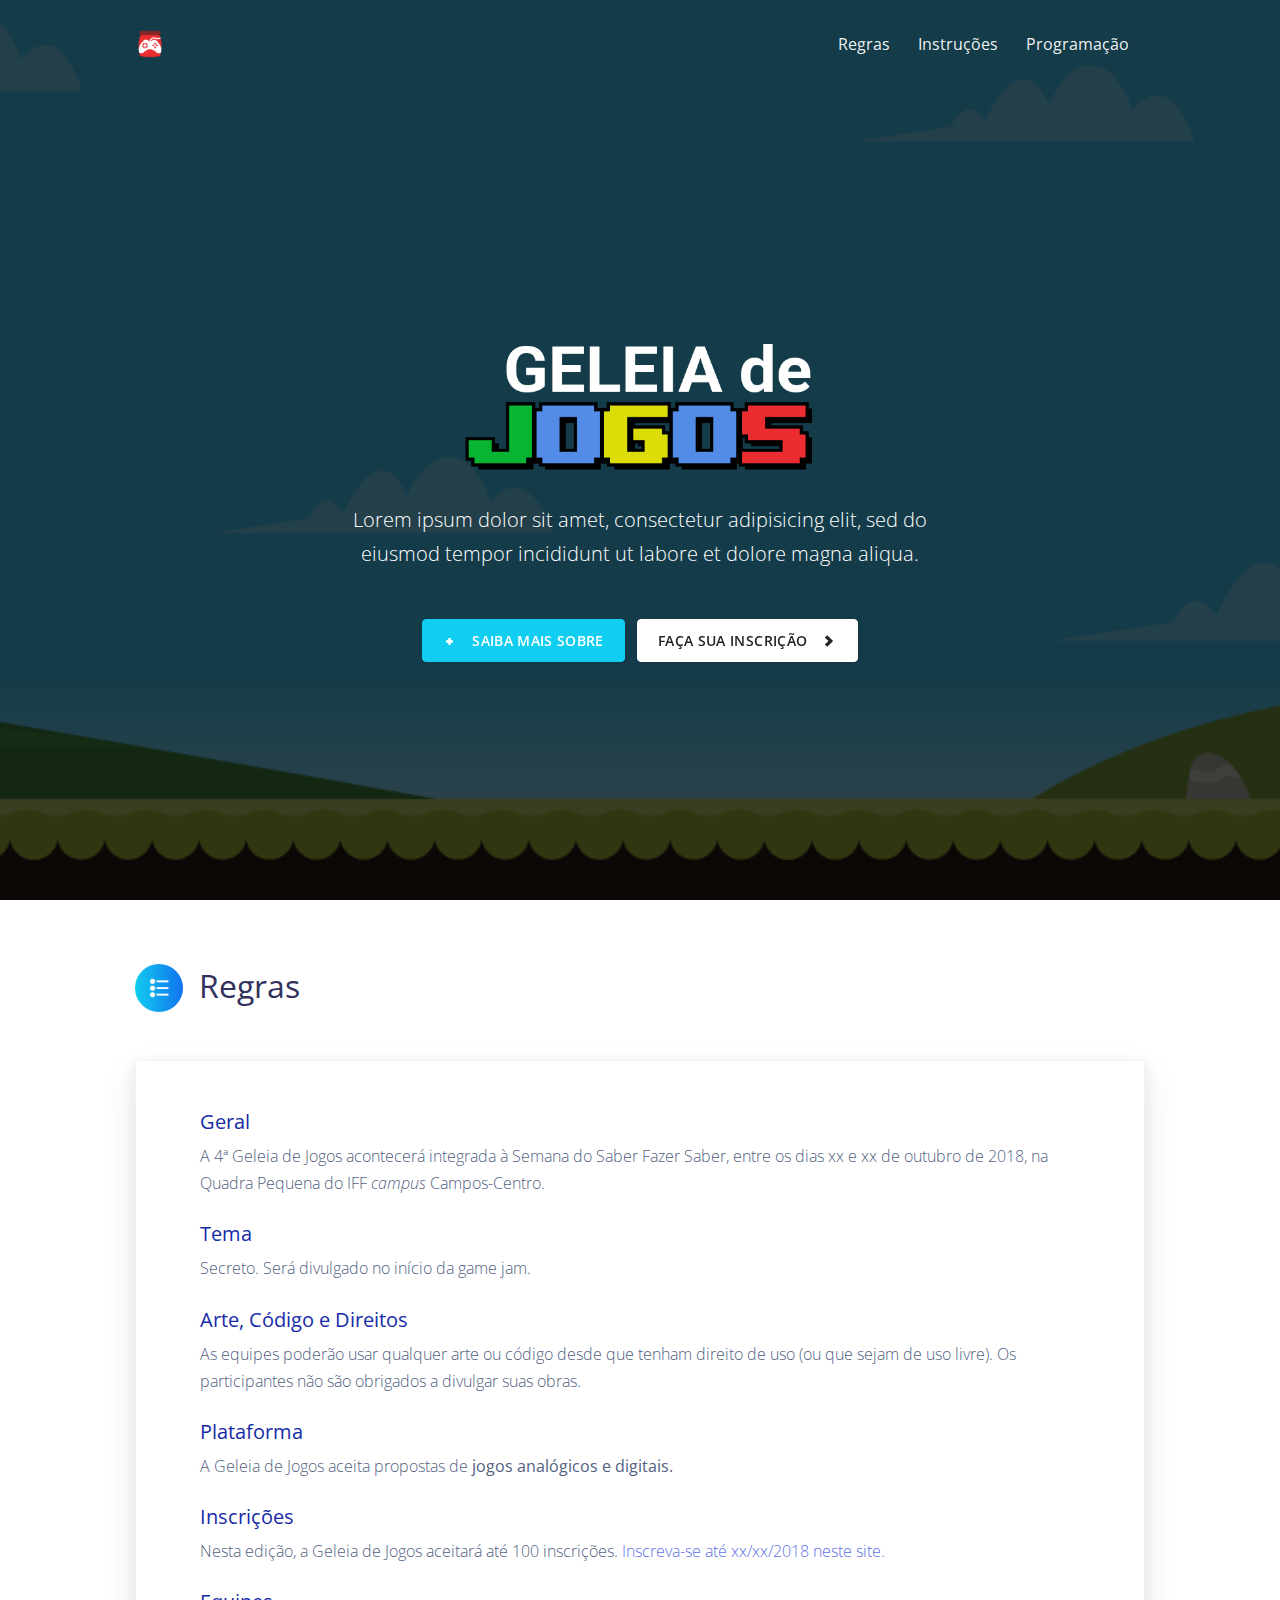
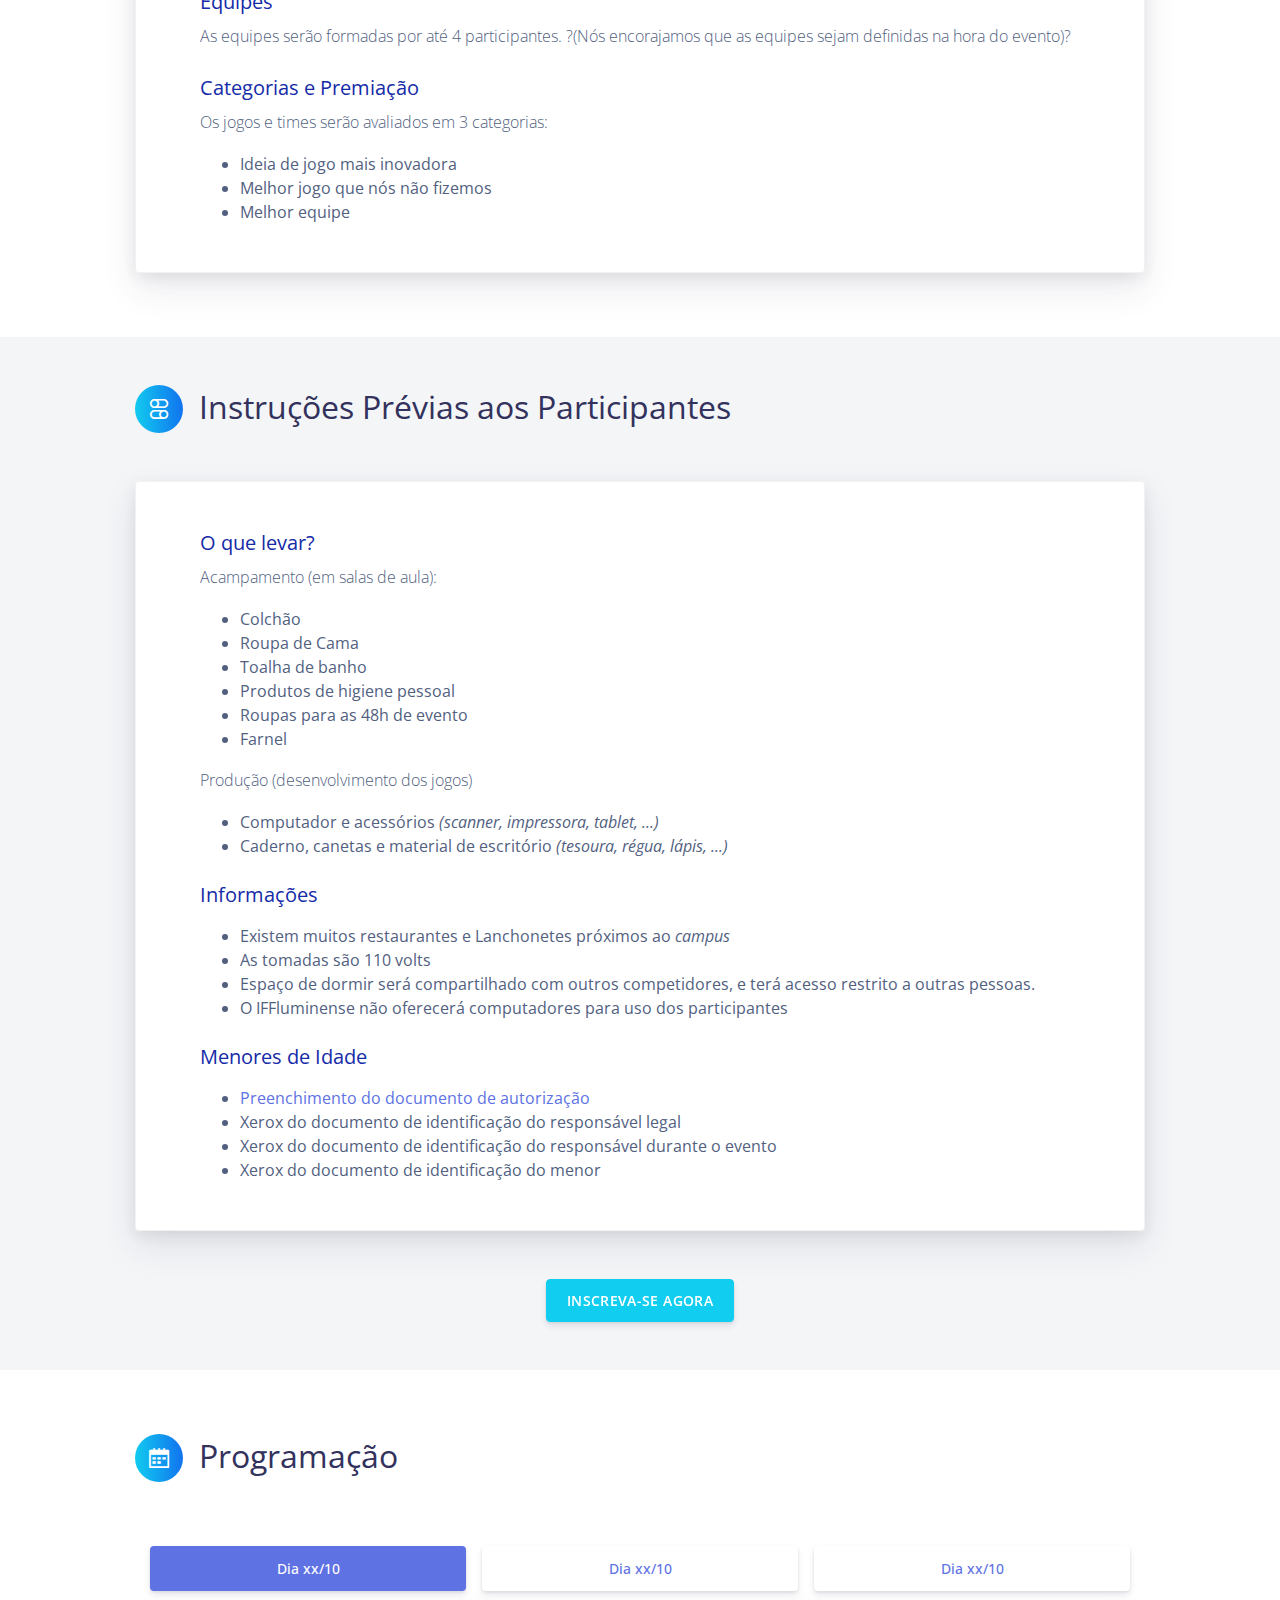
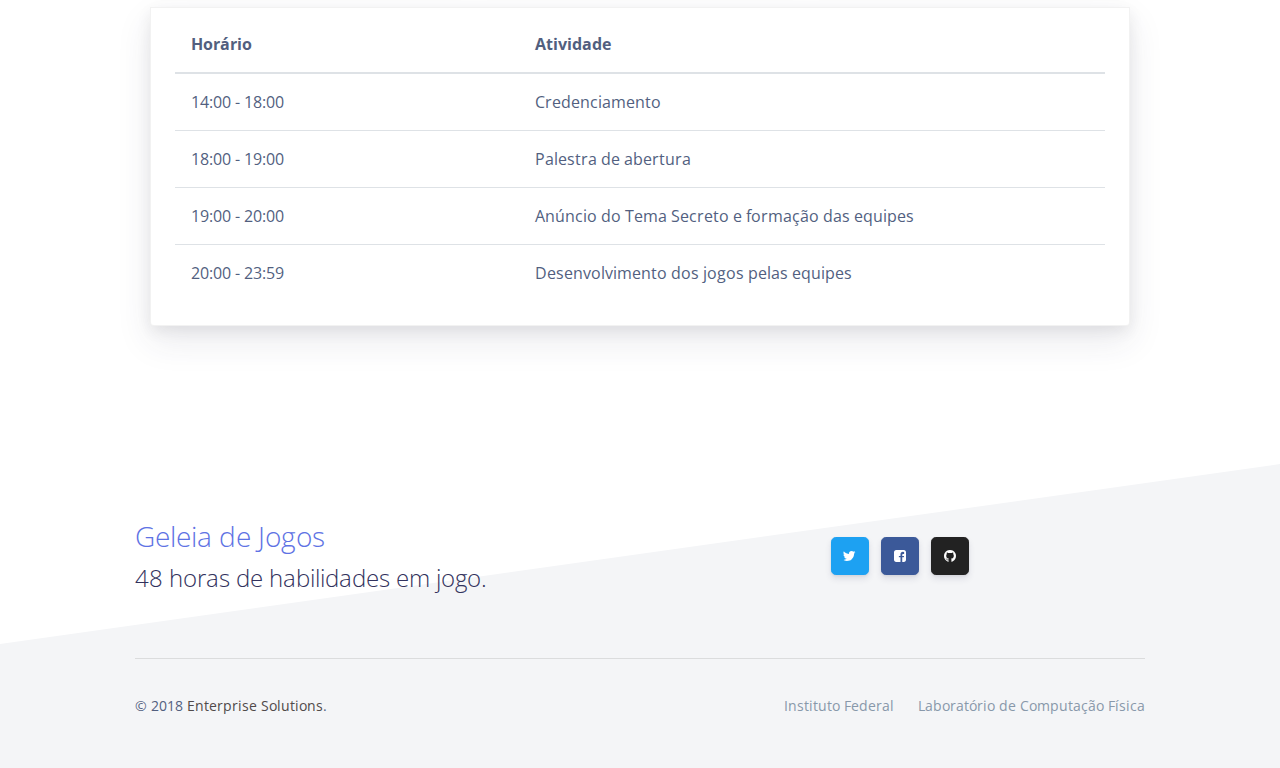
<file: index.html>
<!DOCTYPE html>
<html>
    <head>
        <meta charset="utf-8">
        <meta name="viewport" content="width=device-width, initial-scale=1, shrink-to-fit=no">
        <meta name="description" content="Geleia de Jogos - 48 horas de habilidades em jogo">
        <meta name="author" content="Lucas Craveiro Paes">
        <title>4ª Geleia de Jogos</title>

        <!-- Metatags de Social Media e SEO -->
            <!-- Schema.org markup for Google+ -->
            <meta itemprop="name" content="Geleia de Jogos">
            <meta itemprop="description" content="Geleia de Jogos - 48 horas de habilidades em jogo">
            <meta itemprop="image" content="/assets/img/brand/white.png">

            <!-- Twitter Card data -->
            <meta name="twitter:card" content="summary_large_image">
            <meta name="twitter:title" content="Geleia de Jogos">
            <meta name="twitter:description" content="Geleia de Jogos - 48 horas de habilidades em jogo">
            <meta name="twitter:creator" content="@lucascraveirop1">
            <!-- Twitter summary card with large image must be at least 280x150px -->
            <meta name="twitter:image:src" content="/assets/img/brand/white.png">

            <!-- Open Graph data -->
            <meta property="og:title" content="Geleia de Jogos">
            <meta property="og:type" content="website">
            <meta property="og:url" content="http://www.geleiadejogos.com.br/">
            <meta property="og:image" content="/assets/img/brand/white.png">
            <meta property="og:description" content="Geleia de Jogos - 48 horas de habilidades em jogo">
            <meta property="og:site_name" content="Geleia de Jogos">
        <!-- Fim -->

        <!-- Favicon -->
        <link href="./assets/img/brand/favicon.png" rel="icon" type="image/png">
        <!-- Fonts -->
        <link href="https://fonts.googleapis.com/css?family=Open+Sans:300,400,600,700" rel="stylesheet">
        <!-- Icons -->
        <link href="./assets/vendor/nucleo/css/nucleo.css" rel="stylesheet">
        <link href="./assets/vendor/font-awesome/css/font-awesome.min.css" rel="stylesheet">
        <!-- Argon CSS -->
        <link type="text/css" href="./assets/css/argon.css?v=1.0.0" rel="stylesheet">
        <!-- Custom CSS -->
        <link type="text/css" href="assets/css/styles.css" rel="stylesheet">
    </head>

    <body>
        <header class="header-global">
            <nav id="navbar-main" class="navbar navbar-main navbar-expand-lg navbar-transparent navbar-light">
                <div class="container">
                    <a class="navbar-brand mr-lg-5" href="./index.html">
                        <img src="./assets/img/brand/white.png">
                    </a>
                    <button class="navbar-toggler" type="button" data-toggle="collapse" data-target="#navbar_global" aria-controls="navbar_global" aria-expanded="false" aria-label="Toggle navigation">
                        <span class="navbar-toggler-icon"></span>
                    </button>
                    <div class="navbar-collapse collapse" id="navbar_global">
                        <div class="navbar-collapse-header">
                            <div class="row">
                                <div class="col-6 collapse-brand">
                                    <a href="./index.html">
                                        <img src="./assets/img/brand/logo-azul.png">
                                    </a>
                                </div>
                                <div class="col-6 collapse-close">
                                    <button type="button" class="navbar-toggler" data-toggle="collapse" data-target="#navbar_global" aria-controls="navbar_global" aria-expanded="false" aria-label="Toggle navigation">
                                        <span></span>
                                        <span></span>
                                    </button>
                                </div>
                            </div>
                        </div>
                        <ul class="navbar-nav align-items-lg-center ml-lg-auto">
                            <li class="nav-item">
                                <a class="nav-link nav-link-icon" href="#regras" data-toggle="tooltip" title="Veja as nossas regras">
                                    <i class="ni ni-bullet-list-67 d-lg-none"></i>
                                    <span class="nav-link-inner--text">Regras</span>
                                </a>
                            </li>
                            <li class="nav-item">
                                <a class="nav-link nav-link-icon" href="#instrucoes" data-toggle="tooltip" title="Como fazer sua incrição">
                                    <i class="ni ni-ui-04 d-lg-none"></i>
                                    <span class="nav-link-inner--text">Instruções</span>
                                </a>
                            </li>
                            <li class="nav-item">
                                <a class="nav-link nav-link-icon" href="#programacao" data-toggle="tooltip" title="Veja a programação oficial">
                                    <i class="ni ni-calendar-grid-58 d-lg-none"></i>
                                    <span class="nav-link-inner--text">Programação</span>
                                </a>
                            </li>
                            <!--li class="nav-item">
                                <a class="nav-link nav-link-icon" href="#" data-toggle="tooltip" title="Veja quem nos ajudou a realizar o evento">
                                    <i class="ni ni-support-16 d-lg-none"></i>
                                    <span class="nav-link-inner--text">Realização</span>
                                </a>
                            </li>
                            <li class="nav-item">
                                <a class="nav-link nav-link-icon" href="#" data-toggle="tooltip" title="Veja quem nos ajudou a realizar o evento">
                                    <i class="ni ni-tie-bow d-lg-none"></i>
                                    <span class="nav-link-inner--text">Patrocínio</span>
                                </a>
                            </li>
                            <li class="nav-item">
                                <a class="nav-link nav-link-icon" href="#" data-toggle="tooltip" title="Veja quem nos ajudou a realizar o evento">
                                    <i class="ni ni-world-2 d-lg-none"></i>
                                    <span class="nav-link-inner--text">Edições</span>
                                </a>
                            </li-->
                        </ul>
                    </div>
                </div>
            </nav>
        </header>
        <main>
            <div class="position-relative">
                <!-- Hero for FREE version -->
                <section class="section-hero section-shaped my-0" style="display: flex;">
                    <div class="bg-image-primary"></div>
                    <div class="container shape-container d-flex align-items-center">
                        <div class="col px-0">
                            <div class="row justify-content-center align-items-center">
                                <div class="col-lg-7 text-center pt-lg">
                                    <img src="./assets/img/brand/logo-branco.png" width="370px" class="img-fluid">
                                    <p class="lead text-white mt-4 mb-5">Lorem ipsum dolor sit amet, consectetur adipisicing elit, sed do eiusmod tempor incididunt ut labore et dolore magna aliqua.</p>
                                    <div class="btn-wrapper">
                                        <a href="#regras" class="btn btn-info btn-icon mb-3 mb-sm-0" data-toggle="scroll">
                                            <span class="btn-inner--icon"><i class="ni ni-fat-add"></i></span>
                                            <span class="btn-inner--text">SAIBA MAIS SOBRE</span>
                                        </a>
                                        <a href="./login.html" class="btn btn-white btn-icon mb-3 mb-sm-0">
                                            <span class="btn-inner--text">FAÇA SUA INSCRIÇÃO</span>
                                            <span class="btn-inner--icon"><i class="ni ni-bold-right"></i></span>
                                        </a>
                                    </div>
                                </div>
                            </div>
                        </div>
                    </div>
                </section>
            </div>

            <!-- Regras -->
            <section class="section section-components pb-0" id="regras">
                <div class="container">
                    <div class="row justify-content-center">
                        <div class="col-lg-12">
                            <!-- Basic elements -->
                            <h2 class="mb-5">
                                <div class="mr-2 icon icon-shape bg-gradient-info rounded-circle text-white">
                                    <i class="ni ni-bullet-list-67"></i>
                                </div>
                                <span>Regras</span>
                            </h2>

                            <div class="card shadow shadow-lg--hover mt-5 pt-4">
                                <div class="card-body">
                                    <div class="d-flex px-3">
                                        <div class="pl-4 color-darken">
                                            <div class="mb-4">
                                                <h5 class="title text-primary">Geral</h5>
                                                <p>A 4ª Geleia de Jogos acontecerá integrada à Semana do Saber Fazer Saber, entre os dias xx e xx de outubro de 2018, na Quadra Pequena do IFF <i>campus</i> Campos-Centro.</p>
                                            </div>
                                            <div class="mb-4">
                                                <h5 class="title text-primary">Tema</h5>
                                                <p>Secreto. Será divulgado no início da game jam.</p>
                                            </div>
                                            <div class="mb-4">
                                                <h5 class="title text-primary">Arte, Código e Direitos</h5>
                                                <p>As equipes poderão usar qualquer arte ou código desde que tenham direito de uso (ou que sejam de uso livre). Os participantes não são obrigados a divulgar suas obras.</p>
                                            </div>
                                            <div class="mb-4">
                                                <h5 class="title text-primary">Plataforma</h5>
                                                <p>A Geleia de Jogos aceita propostas de <b>jogos analógicos e digitais.</b></p>
                                            </div>
                                            <div class="mb-4">
                                                <h5 class="title text-primary">Inscrições</h5>
                                                <p>Nesta edição, a Geleia de Jogos aceitará até 100 inscrições. <a href="#instrucoes">Inscreva-se até xx/xx/2018 neste site.</a></p>
                                            </div>
                                            <div class="mb-4">
                                                <h5 class="title text-primary">Equipes</h5>
                                                <p>As equipes serão formadas por até 4 participantes. ?(Nós encorajamos que as equipes sejam definidas na hora do evento)?</p>
                                            </div>
                                            <div class="mb-4">
                                                <h5 class="title text-primary">Categorias e Premiação</h5>
                                                <p>Os jogos e times serão avaliados em 3 categorias:
                                                    <ul>
                                                        <li>Ideia de jogo mais inovadora</li>
                                                        <li>Melhor jogo que nós não fizemos</li>
                                                        <li>Melhor equipe</li>
                                                    </ul>
                                                </p>
                                            </div>
                                        </div>
                                    </div>
                                </div>
                            </div>

                        </div>
                    </div>
                </div>
            </section>

            <!-- Instruções -->
            <section class="section pb-0" id="instrucoes">
                <div class="py-5 bg-secondary">
                    <div class="container">
                        <div class="row justify-content-center">
                            <div class="col-lg-12">
                                <!-- Basic elements -->
                                <h2 class="mb-5">
                                    <div class="mr-2 icon icon-shape bg-gradient-info rounded-circle text-white">
                                        <i class="ni ni-ui-04"></i>
                                    </div>
                                    <span>Instruções Prévias aos Participantes</span>
                                </h2>

                                <div class="card shadow shadow-lg--hover mt-5 pt-4">
                                    <div class="card-body">
                                        <div class="d-flex px-3">
                                            <div class="pl-4 color-darken">
                                                <div class="mb-4">
                                                    <h5 class="title text-primary">O que levar?</h5>
                                                    <p>Acampamento (em salas de aula):</p>
                                                    <p>
                                                        <ul>
            	                                            <li>Colchão</li>
            	                                            <li>Roupa de Cama</li>
            	                                            <li>Toalha de banho</li>
            	                                            <li>Produtos de higiene pessoal</li>
            	                                            <li>Roupas para as 48h de evento</li>
            	                                            <li>Farnel</li>
            	                                        </ul>
                                                    </p>
                                                    <p>Produção (desenvolvimento dos jogos)</p>
                                                    <p>
                                                        <ul>
                                                            <li>Computador e acessórios <i>(scanner, impressora, tablet, ...)</i></li>
                                                            <li>Caderno, canetas e material de escritório <i>(tesoura, régua, lápis, ...)</i></li>
            	                                        </ul>
                                                    </p>
                                                </div>
                                                <div class="mb-4">
                                                    <h5 class="title text-primary">Informações</h5>
                                                    <p>
                                                        <ul>
                                                            <li>Existem muitos restaurantes e Lanchonetes próximos ao <i>campus</i></li>
            	                                            <li>As tomadas são 110 volts</li>
            	                                            <li>Espaço de dormir será compartilhado com outros competidores, e terá acesso restrito a outras pessoas.</li>
            	                                            <li>O IFFluminense não oferecerá computadores para uso dos participantes</li>
            	                                        </ul>
                                                    </p>
                                                </div>
                                                <div class="mb-4">
                                                    <h5 class="title text-primary">Menores de Idade</h5>
                                                    <p>
                                                        <ul>
                                                            <li>
            	                                        		<a href="#" target="_blank">
            	                                        			Preenchimento do documento de autorização
            	                                    			</a>
            	                                    		</li>
            	                                            <li>Xerox do documento de identificação do responsável legal</li>
            	                                            <li>Xerox do documento de identificação do responsável durante o evento</li>
            	                                            <li>Xerox do documento de identificação do menor</li>
            	                                        </ul>
                                                    </p>
                                                </div>
                                            </div>
                                        </div>
                                    </div>
                                </div>
                            </div>

                            <a href="./register.html" class="mt-5 btn btn-info">INSCREVA-SE AGORA</a>
                        </div>
                    </div>
                </div>
            </section>

            <section class="section pb-5" id="programacao">
                <div class="container">
                    <div class="row justify-content-center">
                        <div class="col-lg-12">
                            <!-- Basic elements -->
                            <h2 class="mb-5">
                                <div class="mr-2 icon icon-shape bg-gradient-info rounded-circle text-white">
                                    <i class="ni ni-calendar-grid-58"></i>
                                </div>
                                <span>Programação</span>
                            </h2>

                            <div class="col-lg-12">
                                <div class="nav-wrapper">
                                    <ul class="nav nav-pills nav-fill flex-column flex-md-row" id="tabs-text" role="tablist">
                                        <li class="nav-item">
                                            <a class="nav-link mb-sm-3 mb-md-0 active" id="dia-1-tab" data-toggle="tab" href="#dia-1" role="tab" aria-controls="tabs-text-1" aria-selected="true">Dia xx/10</a>
                                        </li>
                                        <li class="nav-item">
                                            <a class="nav-link mb-sm-3 mb-md-0" id="dia-2-tab" data-toggle="tab" href="#dia-2" role="tab" aria-controls="tabs-text-2" aria-selected="false">Dia xx/10</a>
                                        </li>
                                        <li class="nav-item">
                                            <a class="nav-link mb-sm-3 mb-md-0" id="dia-3-tab" data-toggle="tab" href="#dia-3" role="tab" aria-controls="tabs-text-3" aria-selected="false">Dia xx/10</a>
                                        </li>
                                    </ul>
                                </div>
                                <div class="card shadow">
                                    <div class="card-body">
                                        <div class="tab-content" id="myTabContent">
                                            <div class="tab-pane fade show active" id="dia-1" role="tabpanel" aria-labelledby="dia-1-tab">
                                                <table class="table table-hover dates-table">
                                                    <thead>
                                                        <tr>
                                                            <th scope="col" style="width: 37%">Horário</th>
                                                            <th scope="col">Atividade</th>
                                                        </tr>
                                                    </thead>
                                                    <tbody>
                                                        <tr>
                                                            <td>14:00 - 18:00</td>
                                                            <td>Credenciamento</td>
                                                        </tr>
                                                        <tr>
                                                            <td>18:00 - 19:00</td>
                                                            <td>Palestra de abertura</td>
                                                        </tr>
                                                        <tr>
                                                            <td>19:00 - 20:00</td>
                                                            <td>Anúncio do Tema Secreto e formação das equipes</td>
                                                        </tr>
                                                        <tr>
                                                            <td>20:00 - 23:59</td>
                                                            <td>Desenvolvimento dos jogos pelas equipes</td>
                                                        </tr>
                                                    </tbody>
                                                </table>
                                            </div>
                                            <div class="tab-pane fade" id="dia-2" role="tabpanel" aria-labelledby="dia-2-tab">
                                                <table class="table table-hover dates-table">
                                                    <thead>
                                                        <tr>
                                                            <th scope="col" style="width: 37%">Horário</th>
                                                            <th scope="col">Atividade</th>
                                                        </tr>
                                                    </thead>
                                                    <tbody>
                                                        <tr>
                                                           <td>00:00 - 21:00 </td>
                                                           <td>Desenvolvimento dos jogos pelas equipes</td>
                                                       </tr>
                                                       <tr>
                                                           <td>21:00 - 23:59</td>
                                                           <td>Game show-off e intercâmbio entre as equipes</td>
                                                       </tr>
                                                    </tbody>
                                                </table>
                                            </div>
                                            <div class="tab-pane fade" id="dia-3" role="tabpanel" aria-labelledby="dia-3-tab">
                                                <table class="table table-hover dates-table">
                                                    <thead>
                                                        <tr>
                                                            <th scope="col" style="width: 37%">Horário</th>
                                                            <th scope="col">Atividade</th>
                                                        </tr>
                                                    </thead>
                                                    <tbody>
                                                        <tr>
                                                            <td>00:00 - 13:00</td>
                                                            <td>Desenvolvimento dos jogos pelas equipes</td>
                                                        </tr>
                                                        <tr>
                                                            <td>13:00 - 17:00</td>
                                                            <td>Mostra dos jogos desenvolvidos</td>
                                                        </tr>
                                                        <tr>
                                                            <td>17:00 - 18:00</td>
                                                            <td>Encerramento e premiação</td>
                                                        </tr>
                                                    </tbody>
                                                </table>
                                            </div>
                                        </div>
                                    </div>
                                </div>
                            </div>
                        </div>
                    </div>
                </div>
            </section>
        </main>
        <footer class="footer has-cards">
            <div class="container">
                <div class="row row-grid align-items-center my-md">
                    <div class="col-lg-6">
                        <h3 class="text-primary font-weight-light mb-2">Geleia de Jogos</h3>
                        <h4 class="mb-0 font-weight-light">48 horas de habilidades em jogo.</h4>
                    </div>
                    <div class="col-lg-6 text-lg-center btn-wrapper">
                        <a target="_blank" href="https://twitter.com/geleiadejogos" class="btn btn-neutral btn-icon-only btn-twitter btn-round btn-lg" data-toggle="tooltip" data-original-title="Siga a gente no Twiter">
                            <i class="fa fa-twitter"></i>
                        </a>
                        <a target="_blank" href="https://www.facebook.com/geleiadejogos" class="btn btn-neutral btn-icon-only btn-facebook btn-round btn-lg" data-toggle="tooltip" data-original-title="Siga a gente no Facebook">
                            <i class="fa fa-facebook-square"></i>
                        </a>
                        <a target="_blank" href="https://github.com/geleiadejogos" class="btn btn-neutral btn-icon-only btn-github btn-round btn-lg" data-toggle="tooltip" data-original-title="Avalie a gente no GitHub">
                            <i class="fa fa-github"></i>
                        </a>
                    </div>
                </div>
                <hr>

                <div class="row align-items-center justify-content-md-between">
                    <div class="col-md-6">
                        <div class="copyright">
                            &copy; 2018
                            <a href="https://enterprisesolutions1701.com/" target="_blank">Enterprise Solutions</a>.
                        </div>
                    </div>
                    <div class="col-md-6">
                        <ul class="nav nav-footer justify-content-end">
                            <li class="nav-item">
                                <a href="http://portal1.iff.edu.br/" class="nav-link" target="_blank">Instituto Federal</a>
                            </li>
                            <li class="nav-item">
                                <a href="https://goo.gl/aDhY3X" class="nav-link" target="_blank">Laboratório de Computação Física</a>
                            </li>
                        </ul>
                    </div>
                </div>
            </div>
        </footer>
        <!-- Core -->
        <script src="./assets/vendor/jquery/jquery.min.js"></script>
        <script src="./assets/vendor/popper/popper.min.js"></script>
        <script src="./assets/vendor/bootstrap/bootstrap.min.js"></script>
        <script src="./assets/vendor/headroom/headroom.min.js"></script>
        <!-- Optional JS -->
        <script src="./assets/vendor/onscreen/onscreen.min.js"></script>
        <script src="./assets/vendor/nouislider/js/nouislider.min.js"></script>
        <script src="./assets/vendor/bootstrap-datepicker/js/bootstrap-datepicker.min.js"></script>
        <!-- Argon JS -->
        <script src="./assets/js/argon.js?v=1.0.0"></script>
    </body>
</html>
</file>
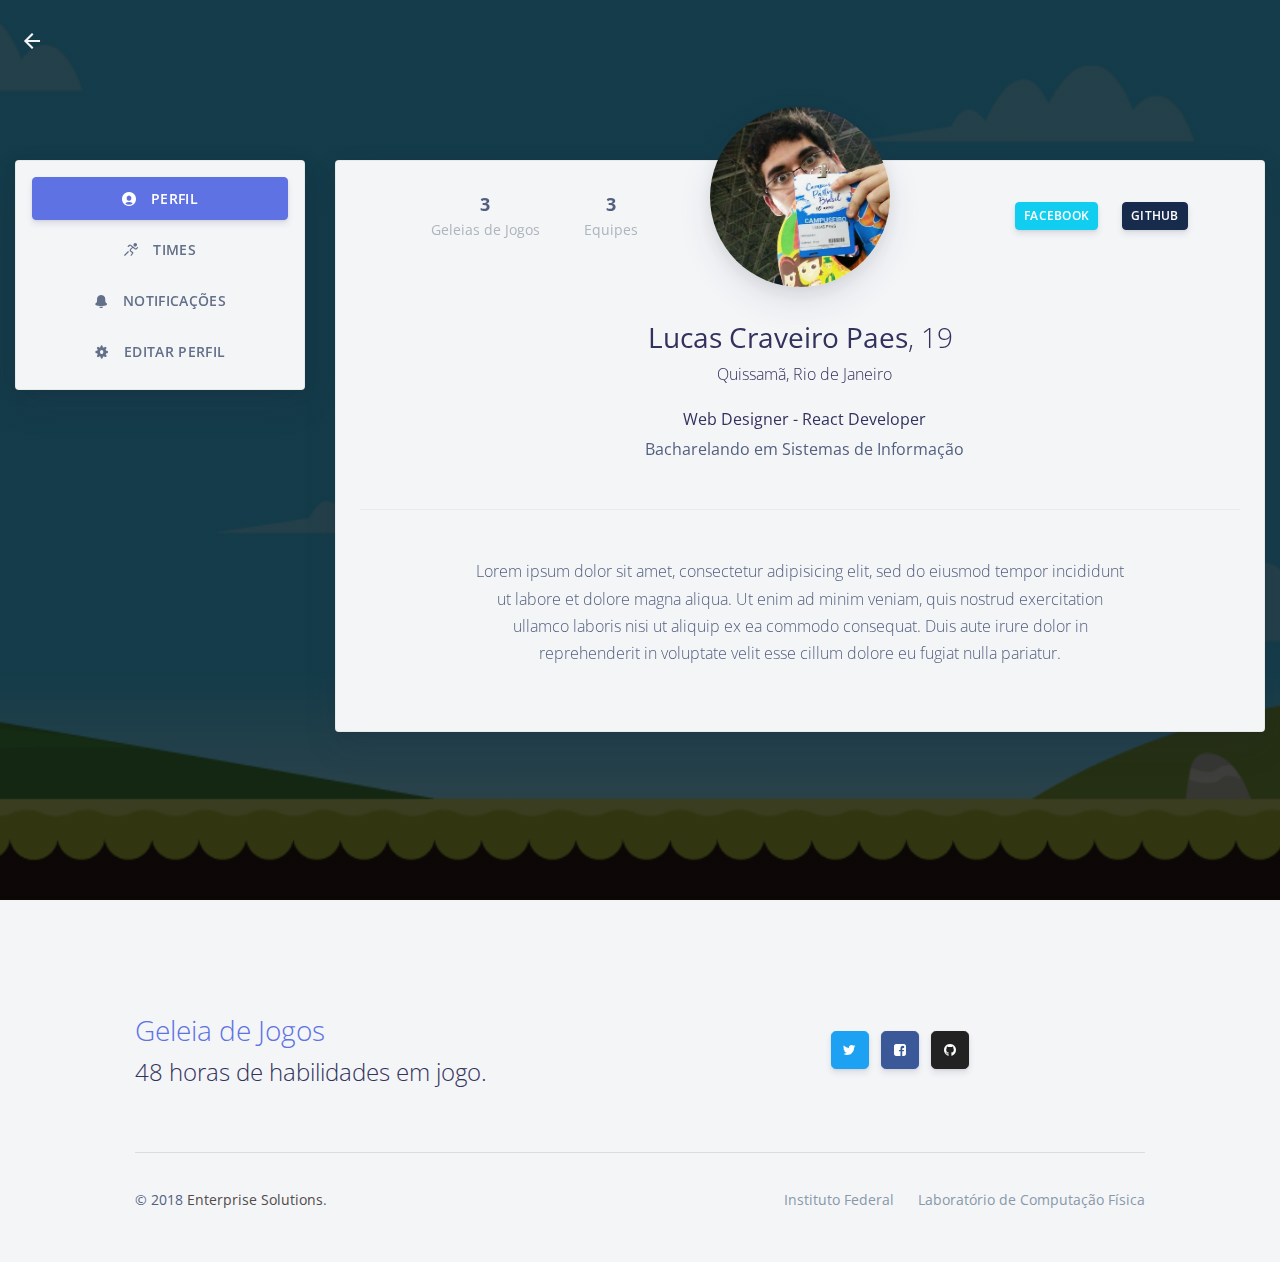
<file: dashboard-user.html>
<!DOCTYPE html>
<html>
    <head>
        <meta charset="utf-8">
        <meta name="viewport" content="width=device-width, initial-scale=1, shrink-to-fit=no">
        <meta name="description" content="Geleia de Jogos - 48 horas de habilidades em jogo">
        <meta name="author" content="Lucas Craveiro Paes">
        <title>Nova Conta - Geleia de Jogos</title>

        <!-- Metatags de Social Media e SEO -->
            <!-- Schema.org markup for Google+ -->
            <meta itemprop="name" content="Geleia de Jogos">
            <meta itemprop="description" content="Geleia de Jogos - 48 horas de habilidades em jogo">
            <meta itemprop="image" content="/assets/img/brand/white.png">

            <!-- Twitter Card data -->
            <meta name="twitter:card" content="summary_large_image">
            <meta name="twitter:title" content="Geleia de Jogos">
            <meta name="twitter:description" content="Geleia de Jogos - 48 horas de habilidades em jogo">
            <meta name="twitter:creator" content="@lucascraveirop1">
            <!-- Twitter summary card with large image must be at least 280x150px -->
            <meta name="twitter:image:src" content="/assets/img/brand/white.png">

            <!-- Open Graph data -->
            <meta property="og:title" content="Geleia de Jogos">
            <meta property="og:type" content="website">
            <meta property="og:url" content="http://www.geleiadejogos.com.br/">
            <meta property="og:image" content="/assets/img/brand/white.png">
            <meta property="og:description" content="Geleia de Jogos - 48 horas de habilidades em jogo">
            <meta property="og:site_name" content="Geleia de Jogos">
        <!-- Fim -->

        <!-- Favicon -->
        <link href="./assets/img/brand/favicon.png" rel="icon" type="image/png">
        <!-- Fonts -->
        <link href="https://fonts.googleapis.com/css?family=Open+Sans:300,400,600,700" rel="stylesheet">
        <!-- Icons -->
        <link href="./assets/vendor/nucleo/css/nucleo.css" rel="stylesheet">
        <link href="./assets/vendor/font-awesome/css/font-awesome.min.css" rel="stylesheet">
        <link href="https://fonts.googleapis.com/icon?family=Material+Icons" rel="stylesheet">
        <!-- Argon CSS -->
        <link type="text/css" href="./assets/css/argon.css?v=1.0.0" rel="stylesheet">
        <!-- Custom CSS -->
        <link type="text/css" href="assets/css/styles.css" rel="stylesheet">
    </head>

    <body>
        <header class="header-global">
            <nav id="navbar-main" class="navbar navbar-main navbar-expand-lg navbar-transparent navbar-light">
                <div class="container-fluid">
                    <a class="navbar-brand mr-lg-5 button-back" href="./index.html">
                        <i class="material-icons">arrow_back</i>
                    </a>
                </div>
            </nav>
        </header>
        <main class="profile-page">
            <section class="section section-lg my-0 full-height">
                <div class="bg-image-primary"></div>
                <div class="container-fluid pt-lg-md">
                    <div class="row justify-content-center">
                        <div class="col-md-3" style="margin-bottom: 5em">
                            <div class="card bg-secondary shadow py-2 px-3">
                                <ul class="list-unstyled mb-0">
                                    <li class="my-2">
                                        <a href="#" class="btn btn-icon btn-block btn-primary">
                                        	<span class="btn-inner--icon"><i class="ni ni-circle-08"></i></span>
                                            <span class="btn-inner--text">Perfil</span>
                                        </a>
                                    </li>
                                    <li class="my-2">
                                        <a href="#" class="btn btn-icon btn-block btn-outline-secondary">
                                        	<span class="btn-inner--icon"><i class="ni ni-user-run"></i></span>
                                            <span class="btn-inner--text">Times</span>
                                        </a>
                                    </li>
                                    <li class="my-2">
                                        <a href="#" class="btn btn-icon btn-block btn-outline-secondary">
                                        	<span class="btn-inner--icon"><i class="ni ni-bell-55"></i></span>
                                            <span class="btn-inner--text">Notificações</span>
                                        </a>
                                    </li>
                                    <li class="my-2">
                                        <a href="#" class="btn btn-icon btn-block btn-outline-secondary">
                                        	<span class="btn-inner--icon"><i class="ni ni-settings-gear-65"></i></span>
                                            <span class="btn-inner--text">Editar Perfil</span>
                                        </a>
                                    </li>
                                </ul>
                            </div>
                        </div>
                        <div class="col-md-9">
                            <div class="card bg-secondary card-profile shadow mt-0">
                                <div class="px-4">
                                    <div class="row justify-content-center">
                                        <div class="col-lg-3 order-lg-2">
                                            <div class="card-profile-image">
                                                <a href="#">
                                                    <img src="./assets/img/team/lucas.jpg" class="rounded-circle">
                                                </a>
                                            </div>
                                        </div>
                                        <div class="col-lg-4 order-lg-3 text-lg-right align-self-lg-center">
                                            <div class="card-profile-actions py-4 mt-lg-0">
                                                <a href="#" class="btn btn-sm btn-info mr-4">Facebook</a>
                                                <a href="#" class="btn btn-sm btn-default float-right">Github</a>
                                            </div>
                                        </div>
                                        <div class="col-lg-4 order-lg-1">
                                            <div class="card-profile-stats d-flex justify-content-center">
                                                <div>
                                                    <span class="heading">3</span>
                                                    <span class="description">Geleias de Jogos</span>
                                                </div>
                                                <div>
                                                    <span class="heading">3</span>
                                                    <span class="description">Equipes</span>
                                                </div>
                                            </div>
                                        </div>
                                    </div>
                                    <div class="text-center mt-5">
                                        <h3>Lucas Craveiro Paes<span class="font-weight-light">, 19</span>
                                        </h3>
                                        <div class="h6 font-weight-300"><i class="ni location_pin mr-2"></i>Quissamã, Rio de Janeiro</div>
                                        <div class="h6 mt-4"><i class="ni business_briefcase-24 mr-2"></i>Web Designer - React Developer</div>
                                        <div><i class="ni education_hat mr-2"></i>Bacharelando em Sistemas de Informação</div>
                                    </div>
                                    <div class="mt-5 py-5 border-top text-center">
                                        <div class="row justify-content-center">
                                            <div class="col-lg-9">
                                                <p>Lorem ipsum dolor sit amet, consectetur adipisicing elit, sed do eiusmod tempor incididunt ut labore et dolore magna aliqua. Ut enim ad minim veniam, quis nostrud exercitation ullamco laboris nisi ut aliquip ex ea commodo consequat. Duis aute irure dolor in reprehenderit in voluptate velit esse cillum dolore eu fugiat nulla pariatur.</p>
                                            </div>
                                        </div>
                                    </div>
                                </div>
                            </div>
                        </div>
                    </div>
                </div>
            </section>
        </main>
        <footer class="footer">
            <div class="container">
                <div class="row row-grid align-items-center my-md">
                    <div class="col-lg-6">
                        <h3 class="text-primary font-weight-light mb-2">Geleia de Jogos</h3>
                        <h4 class="mb-0 font-weight-light">48 horas de habilidades em jogo.</h4>
                    </div>
                    <div class="col-lg-6 text-lg-center btn-wrapper">
                        <a target="_blank" href="https://twitter.com/geleiadejogos" class="btn btn-neutral btn-icon-only btn-twitter btn-round btn-lg" data-toggle="tooltip" data-original-title="Siga a gente no Twiter">
                            <i class="fa fa-twitter"></i>
                        </a>
                        <a target="_blank" href="https://www.facebook.com/geleiadejogos" class="btn btn-neutral btn-icon-only btn-facebook btn-round btn-lg" data-toggle="tooltip" data-original-title="Siga a gente no Facebook">
                            <i class="fa fa-facebook-square"></i>
                        </a>
                        <a target="_blank" href="https://github.com/geleiadejogos" class="btn btn-neutral btn-icon-only btn-github btn-round btn-lg" data-toggle="tooltip" data-original-title="Avalie a gente no GitHub">
                            <i class="fa fa-github"></i>
                        </a>
                    </div>
                </div>
                <hr>
                <div class="row align-items-center justify-content-md-between">
                    <div class="col-md-6">
                        <div class="copyright">
                            &copy; 2018
                            <a href="https://enterprisesolutions1701.com/" target="_blank">Enterprise Solutions</a>.
                        </div>
                    </div>
                    <div class="col-md-6">
                        <ul class="nav nav-footer justify-content-end">
                            <li class="nav-item">
                                <a href="http://portal1.iff.edu.br/" class="nav-link" target="_blank">Instituto Federal</a>
                            </li>
                            <li class="nav-item">
                                <a href="https://goo.gl/aDhY3X" class="nav-link" target="_blank">Laboratório de Computação Física</a>
                            </li>
                        </ul>
                    </div>
                </div>
            </div>
        </footer>
        <!-- Core -->
        <script src="./assets/vendor/jquery/jquery.min.js"></script>
        <script src="./assets/vendor/popper/popper.min.js"></script>
        <script src="./assets/vendor/bootstrap/bootstrap.min.js"></script>
        <script src="./assets/vendor/headroom/headroom.min.js"></script>
        <!-- Argon JS -->
        <script src="./assets/js/argon.js?v=1.0.0"></script>
    </body>
</html>
</file>
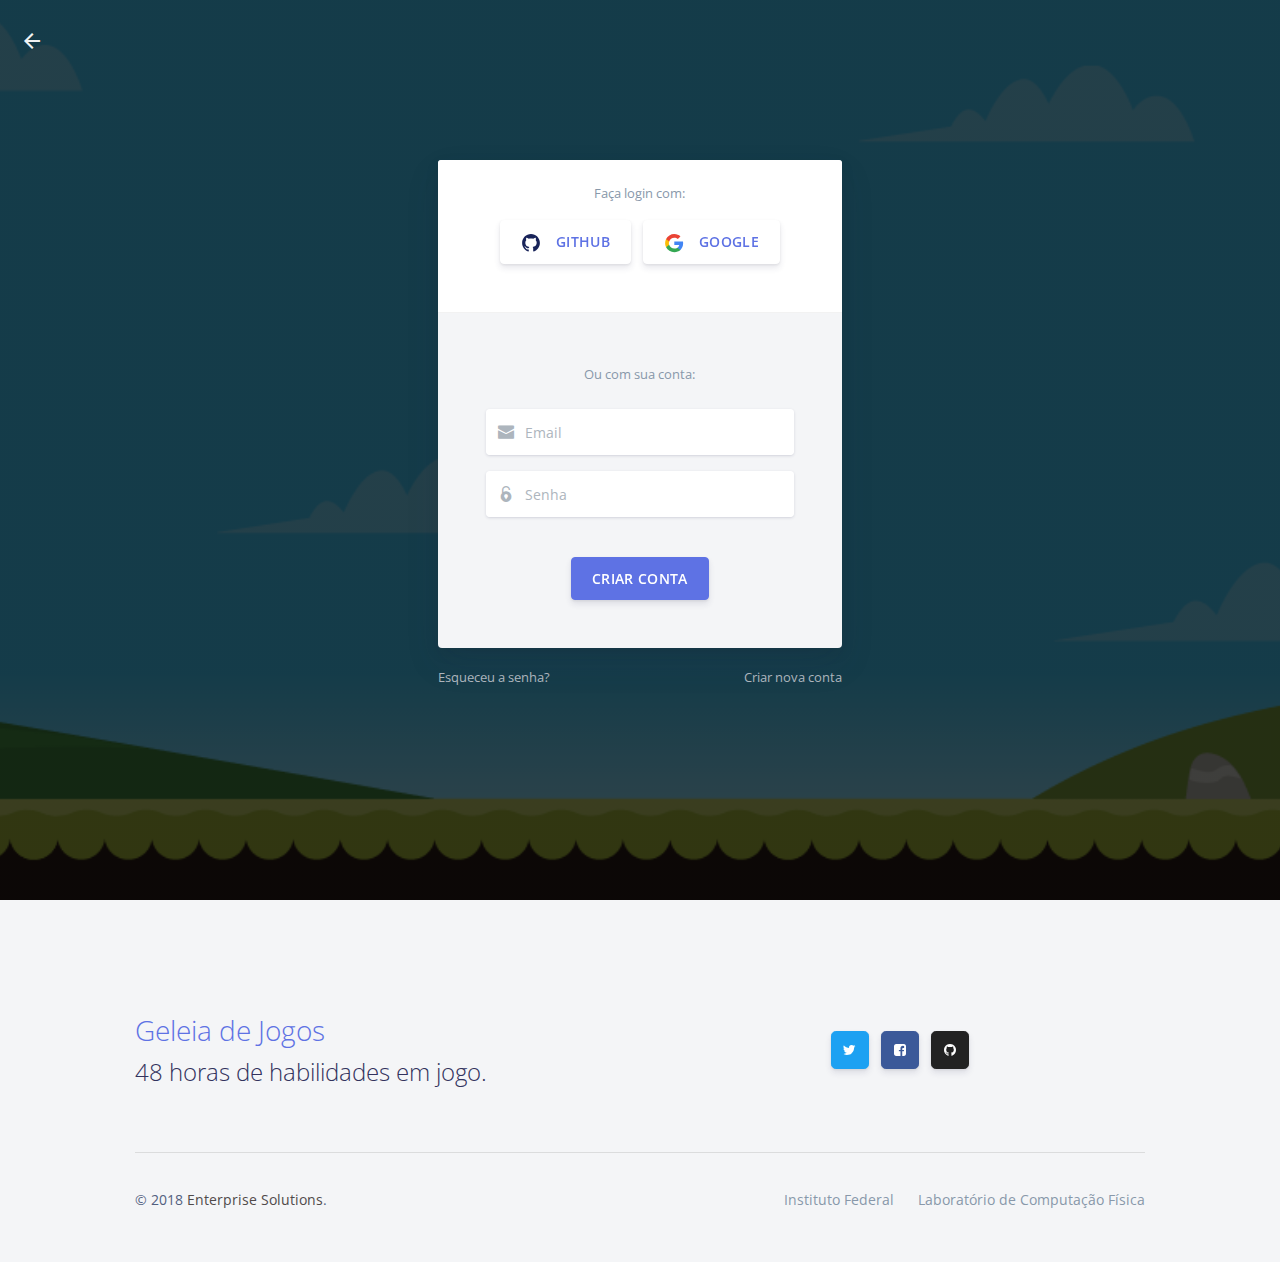
<file: login.html>
<!DOCTYPE html>
<html>
    <head>
        <meta charset="utf-8">
        <meta name="viewport" content="width=device-width, initial-scale=1, shrink-to-fit=no">
        <meta name="description" content="Geleia de Jogos - 48 horas de habilidades em jogo">
        <meta name="author" content="Lucas Craveiro Paes">
        <title>Login - Geleia de Jogos</title>

        <!-- Metatags de Social Media e SEO -->
            <!-- Schema.org markup for Google+ -->
            <meta itemprop="name" content="Geleia de Jogos">
            <meta itemprop="description" content="Geleia de Jogos - 48 horas de habilidades em jogo">
            <meta itemprop="image" content="/assets/img/brand/white.png">

            <!-- Twitter Card data -->
            <meta name="twitter:card" content="summary_large_image">
            <meta name="twitter:title" content="Geleia de Jogos">
            <meta name="twitter:description" content="Geleia de Jogos - 48 horas de habilidades em jogo">
            <meta name="twitter:creator" content="@lucascraveirop1">
            <!-- Twitter summary card with large image must be at least 280x150px -->
            <meta name="twitter:image:src" content="/assets/img/brand/white.png">

            <!-- Open Graph data -->
            <meta property="og:title" content="Geleia de Jogos">
            <meta property="og:type" content="website">
            <meta property="og:url" content="http://www.geleiadejogos.com.br/">
            <meta property="og:image" content="/assets/img/brand/white.png">
            <meta property="og:description" content="Geleia de Jogos - 48 horas de habilidades em jogo">
            <meta property="og:site_name" content="Geleia de Jogos">
        <!-- Fim -->

        <!-- Favicon -->
        <link href="./assets/img/brand/favicon.png" rel="icon" type="image/png">
        <!-- Fonts -->
        <link href="https://fonts.googleapis.com/css?family=Open+Sans:300,400,600,700" rel="stylesheet">
        <!-- Icons -->
        <link href="./assets/vendor/nucleo/css/nucleo.css" rel="stylesheet">
        <link href="./assets/vendor/font-awesome/css/font-awesome.min.css" rel="stylesheet">
        <link href="https://fonts.googleapis.com/icon?family=Material+Icons" rel="stylesheet">
        <!-- Argon CSS -->
        <link type="text/css" href="./assets/css/argon.css?v=1.0.0" rel="stylesheet">
        <!-- Custom CSS -->
        <link type="text/css" href="assets/css/styles.css" rel="stylesheet">
    </head>

    <body>
        <header class="header-global">
            <nav id="navbar-main" class="navbar navbar-main navbar-expand-lg navbar-transparent navbar-light">
                <div class="container-fluid">
                    <a class="navbar-brand mr-lg-5 button-back" href="./index.html">
                        <i class="material-icons">arrow_back</i>
                    </a>
                </div>
            </nav>
        </header>
        <main>
            <section class="section section-shaped section-lg my-0" style="min-height: 100vh">
                <div class="bg-image-primary"></div>
                <div class="container pt-lg-md">
                    <div class="row justify-content-center">
                        <div class="col-lg-5">
                            <div class="card bg-secondary shadow border-0">
                                <div class="card-header bg-white pb-5">
                                    <div class="text-muted text-center mb-3">
                                      <small>Faça login com:</small>
                                    </div>
                                    <div class="btn-wrapper text-center">
                                        <a href="#" class="btn btn-neutral btn-icon">
                                            <span class="btn-inner--icon">
                                                <img src="./assets/img/icons/common/github.svg">
                                            </span>
                                            <span class="btn-inner--text">Github</span>
                                        </a>
                                        <a href="#" class="btn btn-neutral btn-icon">
                                            <span class="btn-inner--icon">
                                                <img src="./assets/img/icons/common/google.svg">
                                            </span>
                                            <span class="btn-inner--text">Google</span>
                                        </a>
                                    </div>
                                </div>
                                <div class="card-body px-lg-5 py-lg-5">
                                    <div class="text-center text-muted mb-4">
                                        <small>Ou com sua conta:</small>
                                    </div>
                                    <form role="form" action="#" autocomplete="off">
                                        <div class="form-group mb-3">
                                            <div class="input-group input-group-alternative">
                                                <div class="input-group-prepend">
                                                    <span class="input-group-text"><i class="ni ni-email-83"></i></span>
                                                </div>
                                                <input class="form-control" name="email" placeholder="Email" type="email">
                                            </div>
                                        </div>
                                        <div class="form-group">
                                            <div class="input-group input-group-alternative">
                                                <div class="input-group-prepend">
                                                    <span class="input-group-text"><i class="ni ni-lock-circle-open"></i></span>
                                                </div>
                                                <input class="form-control" name="password" placeholder="Senha" type="password">
                                            </div>
                                        </div>
                                        <div class="text-center">
                                            <a href="dashboard-user.html" class="btn btn-primary mt-4">Criar conta</a>
                                        </div>
                                    </form>
                                </div>
                            </div>
                            <div class="row mt-3">
                                <div class="col-6">
                                    <a href="#" class="text-light">
                                        <small>Esqueceu a senha?</small>
                                    </a>
                                </div>
                                <div class="col-6 text-right">
                                    <a href="./register.html" class="text-light">
                                        <small>Criar nova conta</small>
                                    </a>
                                </div>
                            </div>
                        </div>
                    </div>
                </div>
            </section>
        </main>
        <footer class="footer">
            <div class="container">
                <div class="row row-grid align-items-center my-md">
                    <div class="col-lg-6">
                        <h3 class="text-primary font-weight-light mb-2">Geleia de Jogos</h3>
                        <h4 class="mb-0 font-weight-light">48 horas de habilidades em jogo.</h4>
                    </div>
                    <div class="col-lg-6 text-lg-center btn-wrapper">
                        <a target="_blank" href="https://twitter.com/geleiadejogos" class="btn btn-neutral btn-icon-only btn-twitter btn-round btn-lg" data-toggle="tooltip" data-original-title="Siga a gente no Twiter">
                            <i class="fa fa-twitter"></i>
                        </a>
                        <a target="_blank" href="https://www.facebook.com/geleiadejogos" class="btn btn-neutral btn-icon-only btn-facebook btn-round btn-lg" data-toggle="tooltip" data-original-title="Siga a gente no Facebook">
                            <i class="fa fa-facebook-square"></i>
                        </a>
                        <a target="_blank" href="https://github.com/geleiadejogos" class="btn btn-neutral btn-icon-only btn-github btn-round btn-lg" data-toggle="tooltip" data-original-title="Avalie a gente no GitHub">
                            <i class="fa fa-github"></i>
                        </a>
                    </div>
                </div>
                <hr>
                <div class="row align-items-center justify-content-md-between">
                    <div class="col-md-6">
                        <div class="copyright">
                            &copy; 2018
                            <a href="https://enterprisesolutions1701.com/" target="_blank">Enterprise Solutions</a>.
                        </div>
                    </div>
                    <div class="col-md-6">
                        <ul class="nav nav-footer justify-content-end">
                            <li class="nav-item">
                                <a href="http://portal1.iff.edu.br/" class="nav-link" target="_blank">Instituto Federal</a>
                            </li>
                            <li class="nav-item">
                                <a href="https://goo.gl/aDhY3X" class="nav-link" target="_blank">Laboratório de Computação Física</a>
                            </li>
                        </ul>
                    </div>
                </div>
            </div>
        </footer>
        <!-- Core -->
        <script src="./assets/vendor/jquery/jquery.min.js"></script>
        <script src="./assets/vendor/popper/popper.min.js"></script>
        <script src="./assets/vendor/bootstrap/bootstrap.min.js"></script>
        <script src="./assets/vendor/headroom/headroom.min.js"></script>
        <!-- Argon JS -->
        <script src="./assets/js/argon.js?v=1.0.0"></script>
    </body>
</html>
</file>
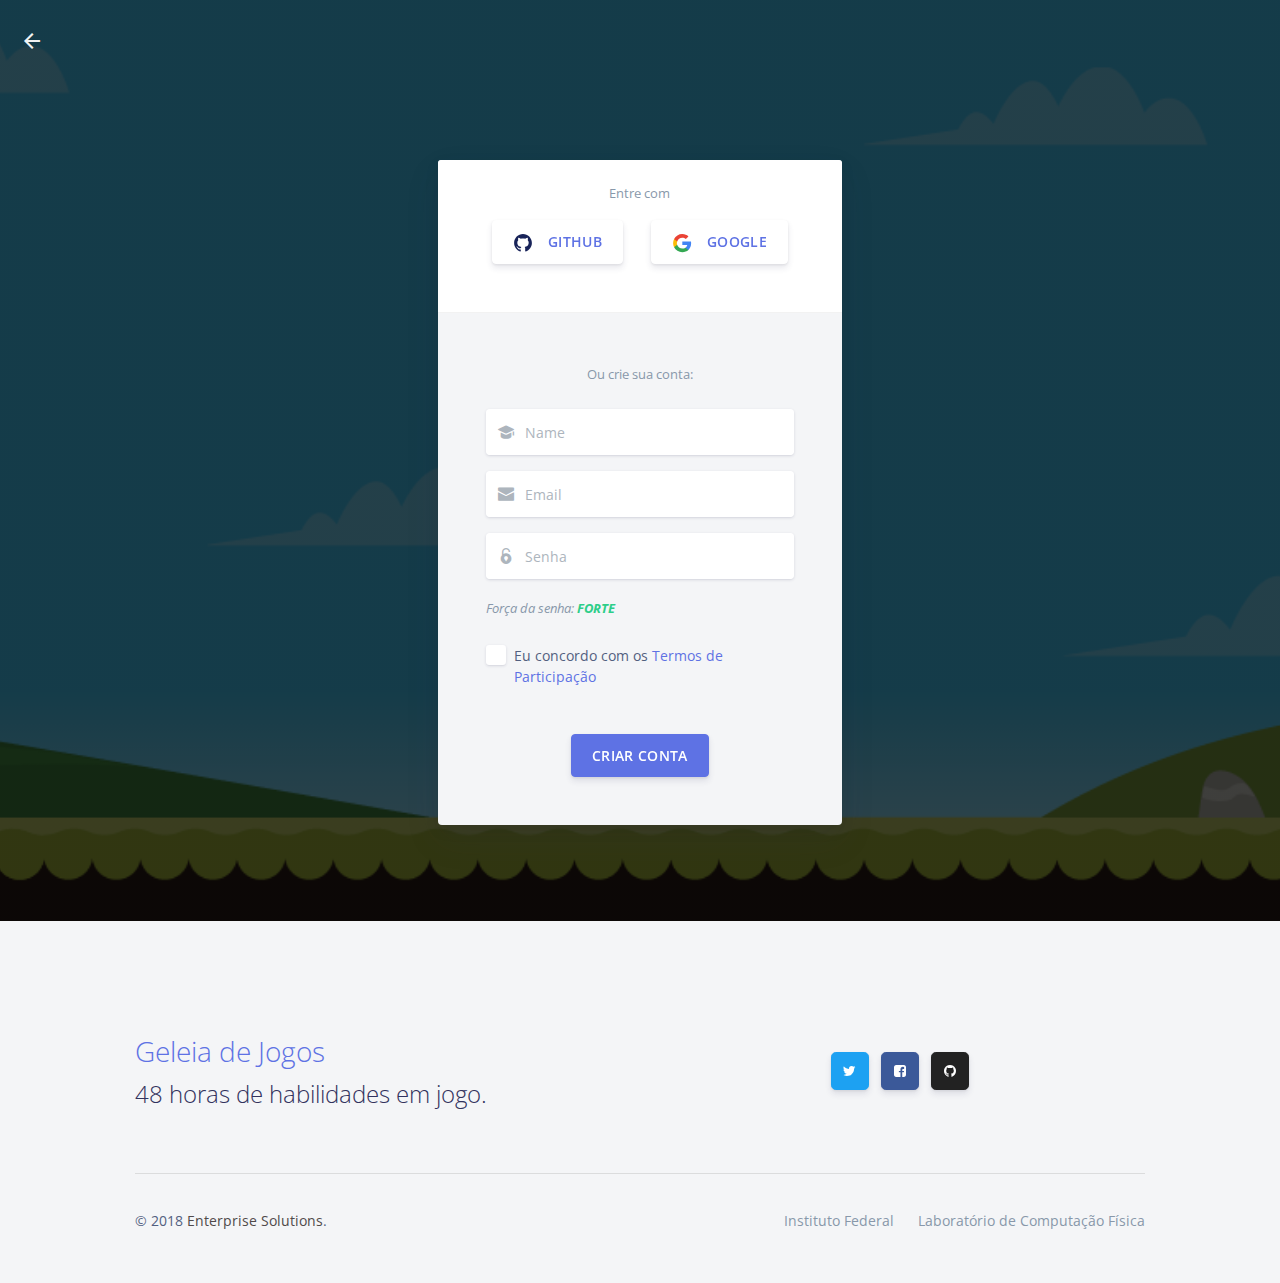
<file: register.html>
<!DOCTYPE html>
<html>
    <head>
        <meta charset="utf-8">
        <meta name="viewport" content="width=device-width, initial-scale=1, shrink-to-fit=no">
        <meta name="description" content="Geleia de Jogos - 48 horas de habilidades em jogo">
        <meta name="author" content="Lucas Craveiro Paes">
        <title>Nova Conta - Geleia de Jogos</title>

        <!-- Metatags de Social Media e SEO -->
            <!-- Schema.org markup for Google+ -->
            <meta itemprop="name" content="Geleia de Jogos">
            <meta itemprop="description" content="Geleia de Jogos - 48 horas de habilidades em jogo">
            <meta itemprop="image" content="/assets/img/brand/white.png">

            <!-- Twitter Card data -->
            <meta name="twitter:card" content="summary_large_image">
            <meta name="twitter:title" content="Geleia de Jogos">
            <meta name="twitter:description" content="Geleia de Jogos - 48 horas de habilidades em jogo">
            <meta name="twitter:creator" content="@lucascraveirop1">
            <!-- Twitter summary card with large image must be at least 280x150px -->
            <meta name="twitter:image:src" content="/assets/img/brand/white.png">

            <!-- Open Graph data -->
            <meta property="og:title" content="Geleia de Jogos">
            <meta property="og:type" content="website">
            <meta property="og:url" content="http://www.geleiadejogos.com.br/">
            <meta property="og:image" content="/assets/img/brand/white.png">
            <meta property="og:description" content="Geleia de Jogos - 48 horas de habilidades em jogo">
            <meta property="og:site_name" content="Geleia de Jogos">
        <!-- Fim -->

        <!-- Favicon -->
        <link href="./assets/img/brand/favicon.png" rel="icon" type="image/png">
        <!-- Fonts -->
        <link href="https://fonts.googleapis.com/css?family=Open+Sans:300,400,600,700" rel="stylesheet">
        <!-- Icons -->
        <link href="./assets/vendor/nucleo/css/nucleo.css" rel="stylesheet">
        <link href="./assets/vendor/font-awesome/css/font-awesome.min.css" rel="stylesheet">
        <link href="https://fonts.googleapis.com/icon?family=Material+Icons" rel="stylesheet">
        <!-- Argon CSS -->
        <link type="text/css" href="./assets/css/argon.css?v=1.0.0" rel="stylesheet">
        <!-- Custom CSS -->
        <link type="text/css" href="assets/css/styles.css" rel="stylesheet">
    </head>

    <body>
        <header class="header-global">
            <nav id="navbar-main" class="navbar navbar-main navbar-expand-lg navbar-transparent navbar-light">
                <div class="container-fluid">
                    <a class="navbar-brand mr-lg-5 button-back" href="./index.html">
                        <i class="material-icons">arrow_back</i>
                    </a>
                </div>
            </nav>
        </header>
        <main>
            <section class="section section-shaped section-lg my-0">
                <div class="bg-image-primary"></div>
                <div class="container pt-lg-md">
                    <div class="row justify-content-center">
                        <div class="col-lg-5">
                            <div class="card bg-secondary shadow border-0">
                                <div class="card-header bg-white pb-5">
                                    <div class="text-muted text-center mb-3">
                                        <small>Entre com</small>
                                    </div>
                                    <div class="text-center">
                                        <a href="#" class="btn btn-neutral btn-icon mr-4">
                                            <span class="btn-inner--icon">
                                                <img src="./assets/img/icons/common/github.svg">
                                            </span>
                                            <span class="btn-inner--text">Github</span>
                                        </a>
                                        <a href="#" class="btn btn-neutral btn-icon">
                                            <span class="btn-inner--icon">
                                                <img src="./assets/img/icons/common/google.svg">
                                            </span>
                                            <span class="btn-inner--text">Google</span>
                                        </a>
                                    </div>
                                </div>
                                <div class="card-body px-lg-5 py-lg-5">
                                    <div class="text-center text-muted mb-4">
                                        <small>Ou crie sua conta:</small>
                                    </div>
                                    <form role="form">
                                        <div class="form-group">
                                            <div class="input-group input-group-alternative mb-3">
                                                <div class="input-group-prepend">
                                                    <span class="input-group-text"><i class="ni ni-hat-3"></i></span>
                                                </div>
                                                <input class="form-control" name="name" placeholder="Name" type="text">
                                            </div>
                                        </div>
                                        <div class="form-group">
                                            <div class="input-group input-group-alternative mb-3">
                                                <div class="input-group-prepend">
                                                    <span class="input-group-text"><i class="ni ni-email-83"></i></span>
                                                </div>
                                                <input class="form-control" name="email" placeholder="Email" type="email">
                                            </div>
                                        </div>
                                        <div class="form-group">
                                            <div class="input-group input-group-alternative">
                                                <div class="input-group-prepend">
                                                    <span class="input-group-text"><i class="ni ni-lock-circle-open"></i></span>
                                                </div>
                                                <input class="form-control" name="password" placeholder="Senha" type="password">
                                            </div>
                                        </div>
                                        <div class="text-muted font-italic">
                                            <small>Força da senha:
                                                <span class="text-success font-weight-700">FORTE</span>
                                            </small>
                                        </div>
                                        <div class="row my-4">
                                            <div class="col-12">
                                                <div class="custom-control custom-control-alternative custom-checkbox">
                                                    <input class="custom-control-input" id="customCheckRegister" type="checkbox">
                                                    <label class="custom-control-label" for="customCheckRegister">
                                                        <span>Eu concordo com os
                                                            <a href="#">Termos de Participação</a>
                                                        </span>
                                                    </label>
                                                </div>
                                            </div>
                                        </div>
                                        <div class="text-center">
                                            <button type="button" class="btn btn-primary mt-4">Criar conta</button>
                                        </div>
                                    </form>
                                </div>
                            </div>
                        </div>
                    </div>
                </div>
            </section>
        </main>
        <footer class="footer">
            <div class="container">
                <div class="row row-grid align-items-center my-md">
                    <div class="col-lg-6">
                        <h3 class="text-primary font-weight-light mb-2">Geleia de Jogos</h3>
                        <h4 class="mb-0 font-weight-light">48 horas de habilidades em jogo.</h4>
                    </div>
                    <div class="col-lg-6 text-lg-center btn-wrapper">
                        <a target="_blank" href="https://twitter.com/geleiadejogos" class="btn btn-neutral btn-icon-only btn-twitter btn-round btn-lg" data-toggle="tooltip" data-original-title="Siga a gente no Twiter">
                            <i class="fa fa-twitter"></i>
                        </a>
                        <a target="_blank" href="https://www.facebook.com/geleiadejogos" class="btn btn-neutral btn-icon-only btn-facebook btn-round btn-lg" data-toggle="tooltip" data-original-title="Siga a gente no Facebook">
                            <i class="fa fa-facebook-square"></i>
                        </a>
                        <a target="_blank" href="https://github.com/geleiadejogos" class="btn btn-neutral btn-icon-only btn-github btn-round btn-lg" data-toggle="tooltip" data-original-title="Avalie a gente no GitHub">
                            <i class="fa fa-github"></i>
                        </a>
                    </div>
                </div>
                <hr>
                <div class="row align-items-center justify-content-md-between">
                    <div class="col-md-6">
                        <div class="copyright">
                            &copy; 2018
                            <a href="https://enterprisesolutions1701.com/" target="_blank">Enterprise Solutions</a>.
                        </div>
                    </div>
                    <div class="col-md-6">
                        <ul class="nav nav-footer justify-content-end">
                            <li class="nav-item">
                                <a href="http://portal1.iff.edu.br/" class="nav-link" target="_blank">Instituto Federal</a>
                            </li>
                            <li class="nav-item">
                                <a href="https://goo.gl/aDhY3X" class="nav-link" target="_blank">Laboratório de Computação Física</a>
                            </li>
                        </ul>
                    </div>
                </div>
            </div>
        </footer>
        <!-- Core -->
        <script src="./assets/vendor/jquery/jquery.min.js"></script>
        <script src="./assets/vendor/popper/popper.min.js"></script>
        <script src="./assets/vendor/bootstrap/bootstrap.min.js"></script>
        <script src="./assets/vendor/headroom/headroom.min.js"></script>
        <!-- Argon JS -->
        <script src="./assets/js/argon.js?v=1.0.0"></script>
    </body>
</html>
</file>
<file: assets/vendor/nucleo/css/nucleo.css>
/*--------------------------------

hermes-dashboard-icons Web Font - built using nucleoapp.com
License - nucleoapp.com/license/

-------------------------------- */
@font-face {
  font-family: 'NucleoIcons';
  src: url('../fonts/nucleo-icons.eot');
  src: url('../fonts/nucleo-icons.eot') format('embedded-opentype'), url('../fonts/nucleo-icons.woff2') format('woff2'), url('../fonts/nucleo-icons.woff') format('woff'), url('../fonts/nucleo-icons.ttf') format('truetype'), url('../fonts/nucleo-icons.svg') format('svg');
  font-weight: normal;
  font-style: normal;
}
/*------------------------
    base class definition
-------------------------*/
.ni {
  display: inline-block;
  font: normal normal normal 14px/1 NucleoIcons;
  font-size: inherit;
  text-rendering: auto;
  -webkit-font-smoothing: antialiased;
  -moz-osx-font-smoothing: grayscale;
}
/*------------------------
  change icon size
-------------------------*/
.ni-lg {
  font-size: 1.33333333em;
  line-height: 0.75em;
  vertical-align: -15%;
}
.ni-2x {
  font-size: 2em;
}
.ni-3x {
  font-size: 3em;
}
.ni-4x {
  font-size: 4em;
}
.ni-5x {
  font-size: 5em;
}

/*----------------------------------
  add a square/circle background
-----------------------------------*/
.ni.square,
.ni.circle {
  padding: 0.33333333em;
  vertical-align: -16%;
  background-color: #eee;
}
.ni.circle {
  border-radius: 50%;
}
/*------------------------
  list icons
-------------------------*/
.ni-ul {
  padding-left: 0;
  margin-left: 2.14285714em;
  list-style-type: none;
}
.ni-ul > li {
  position: relative;
}
.ni-ul > li > .ni {
  position: absolute;
  left: -1.57142857em;
  top: 0.14285714em;
  text-align: center;
}
.ni-ul > li > .ni.lg {
  top: 0;
  left: -1.35714286em;
}
.ni-ul > li > .ni.circle,
.ni-ul > li > .ni.square {
  top: -0.19047619em;
  left: -1.9047619em;
}
/*------------------------
  spinning icons
-------------------------*/
.ni.spin {
  -webkit-animation: nc-spin 2s infinite linear;
  -moz-animation: nc-spin 2s infinite linear;
  animation: nc-spin 2s infinite linear;
}
@-webkit-keyframes nc-spin {
  0% {
    -webkit-transform: rotate(0deg);
  }
  100% {
    -webkit-transform: rotate(360deg);
  }
}
@-moz-keyframes nc-spin {
  0% {
    -moz-transform: rotate(0deg);
  }
  100% {
    -moz-transform: rotate(360deg);
  }
}
@keyframes nc-spin {
  0% {
    -webkit-transform: rotate(0deg);
    -moz-transform: rotate(0deg);
    -ms-transform: rotate(0deg);
    -o-transform: rotate(0deg);
    transform: rotate(0deg);
  }
  100% {
    -webkit-transform: rotate(360deg);
    -moz-transform: rotate(360deg);
    -ms-transform: rotate(360deg);
    -o-transform: rotate(360deg);
    transform: rotate(360deg);
  }
}
/*------------------------
  rotated/flipped icons
-------------------------*/
.ni.rotate-90 {
  filter: progid:DXImageTransform.Microsoft.BasicImage(rotation=1);
  -webkit-transform: rotate(90deg);
  -moz-transform: rotate(90deg);
  -ms-transform: rotate(90deg);
  -o-transform: rotate(90deg);
  transform: rotate(90deg);
}
.ni.rotate-180 {
  filter: progid:DXImageTransform.Microsoft.BasicImage(rotation=2);
  -webkit-transform: rotate(180deg);
  -moz-transform: rotate(180deg);
  -ms-transform: rotate(180deg);
  -o-transform: rotate(180deg);
  transform: rotate(180deg);
}
.ni.rotate-270 {
  filter: progid:DXImageTransform.Microsoft.BasicImage(rotation=3);
  -webkit-transform: rotate(270deg);
  -moz-transform: rotate(270deg);
  -ms-transform: rotate(270deg);
  -o-transform: rotate(270deg);
  transform: rotate(270deg);
}
.ni.flip-y {
  filter: progid:DXImageTransform.Microsoft.BasicImage(rotation=0);
  -webkit-transform: scale(-1, 1);
  -moz-transform: scale(-1, 1);
  -ms-transform: scale(-1, 1);
  -o-transform: scale(-1, 1);
  transform: scale(-1, 1);
}
.ni.flip-x {
  filter: progid:DXImageTransform.Microsoft.BasicImage(rotation=2);
  -webkit-transform: scale(1, -1);
  -moz-transform: scale(1, -1);
  -ms-transform: scale(1, -1);
  -o-transform: scale(1, -1);
  transform: scale(1, -1);
}
/*------------------------
    font icons
-------------------------*/

.ni-active-40::before {
    content: "\ea02";
}

.ni-air-baloon::before {
    content: "\ea03";
}

.ni-album-2::before {
    content: "\ea04";
}

.ni-align-center::before {
    content: "\ea05";
}

.ni-align-left-2::before {
    content: "\ea06";
}

.ni-ambulance::before {
    content: "\ea07";
}

.ni-app::before {
    content: "\ea08";
}

.ni-archive-2::before {
    content: "\ea09";
}

.ni-atom::before {
    content: "\ea0a";
}

.ni-badge::before {
    content: "\ea0b";
}

.ni-bag-17::before {
    content: "\ea0c";
}

.ni-basket::before {
    content: "\ea0d";
}

.ni-bell-55::before {
    content: "\ea0e";
}

.ni-bold-down::before {
    content: "\ea0f";
}

.ni-bold-left::before {
    content: "\ea10";
}

.ni-bold-right::before {
    content: "\ea11";
}

.ni-bold-up::before {
    content: "\ea12";
}

.ni-bold::before {
    content: "\ea13";
}

.ni-book-bookmark::before {
    content: "\ea14";
}

.ni-books::before {
    content: "\ea15";
}

.ni-box-2::before {
    content: "\ea16";
}

.ni-briefcase-24::before {
    content: "\ea17";
}

.ni-building::before {
    content: "\ea18";
}

.ni-bulb-61::before {
    content: "\ea19";
}

.ni-bullet-list-67::before {
    content: "\ea1a";
}

.ni-bus-front-12::before {
    content: "\ea1b";
}

.ni-button-pause::before {
    content: "\ea1c";
}

.ni-button-play::before {
    content: "\ea1d";
}

.ni-button-power::before {
    content: "\ea1e";
}

.ni-calendar-grid-58::before {
    content: "\ea1f";
}

.ni-camera-compact::before {
    content: "\ea20";
}

.ni-caps-small::before {
    content: "\ea21";
}

.ni-cart::before {
    content: "\ea22";
}

.ni-chart-bar-32::before {
    content: "\ea23";
}

.ni-chart-pie-35::before {
    content: "\ea24";
}

.ni-chat-round::before {
    content: "\ea25";
}

.ni-check-bold::before {
    content: "\ea26";
}

.ni-circle-08::before {
    content: "\ea27";
}

.ni-cloud-download-95::before {
    content: "\ea28";
}

.ni-cloud-upload-96::before {
    content: "\ea29";
}

.ni-compass-04::before {
    content: "\ea2a";
}

.ni-controller::before {
    content: "\ea2b";
}

.ni-credit-card::before {
    content: "\ea2c";
}

.ni-curved-next::before {
    content: "\ea2d";
}

.ni-delivery-fast::before {
    content: "\ea2e";
}

.ni-diamond::before {
    content: "\ea2f";
}

.ni-email-83::before {
    content: "\ea30";
}

.ni-fat-add::before {
    content: "\ea31";
}

.ni-fat-delete::before {
    content: "\ea32";
}

.ni-fat-remove::before {
    content: "\ea33";
}

.ni-favourite-28::before {
    content: "\ea34";
}

.ni-folder-17::before {
    content: "\ea35";
}

.ni-glasses-2::before {
    content: "\ea36";
}

.ni-hat-3::before {
    content: "\ea37";
}

.ni-headphones::before {
    content: "\ea38";
}

.ni-html5::before {
    content: "\ea39";
}

.ni-istanbul::before {
    content: "\ea3a";
}

.ni-key-25::before {
    content: "\ea3b";
}

.ni-laptop::before {
    content: "\ea3c";
}

.ni-like-2::before {
    content: "\ea3d";
}

.ni-lock-circle-open::before {
    content: "\ea3e";
}

.ni-map-big::before {
    content: "\ea3f";
}

.ni-mobile-button::before {
    content: "\ea40";
}

.ni-money-coins::before {
    content: "\ea41";
}

.ni-note-03::before {
    content: "\ea42";
}

.ni-notification-70::before {
    content: "\ea43";
}

.ni-palette::before {
    content: "\ea44";
}

.ni-paper-diploma::before {
    content: "\ea45";
}

.ni-pin-3::before {
    content: "\ea46";
}

.ni-planet::before {
    content: "\ea47";
}

.ni-ruler-pencil::before {
    content: "\ea48";
}

.ni-satisfied::before {
    content: "\ea49";
}

.ni-scissors::before {
    content: "\ea4a";
}

.ni-send::before {
    content: "\ea4b";
}

.ni-settings-gear-65::before {
    content: "\ea4c";
}

.ni-settings::before {
    content: "\ea4d";
}

.ni-single-02::before {
    content: "\ea4e";
}

.ni-single-copy-04::before {
    content: "\ea4f";
}

.ni-sound-wave::before {
    content: "\ea50";
}

.ni-spaceship::before {
    content: "\ea51";
}

.ni-square-pin::before {
    content: "\ea52";
}

.ni-support-16::before {
    content: "\ea53";
}

.ni-tablet-button::before {
    content: "\ea54";
}

.ni-tag::before {
    content: "\ea55";
}

.ni-tie-bow::before {
    content: "\ea56";
}

.ni-time-alarm::before {
    content: "\ea57";
}

.ni-trophy::before {
    content: "\ea58";
}

.ni-tv-2::before {
    content: "\ea59";
}

.ni-umbrella-13::before {
    content: "\ea5a";
}

.ni-user-run::before {
    content: "\ea5b";
}

.ni-vector::before {
    content: "\ea5c";
}

.ni-watch-time::before {
    content: "\ea5d";
}

.ni-world::before {
    content: "\ea5e";
}

.ni-zoom-split-in::before {
    content: "\ea5f";
}

.ni-collection::before {
    content: "\ea60";
}

.ni-image::before {
    content: "\ea61";
}

.ni-shop::before {
    content: "\ea62";
}

.ni-ungroup::before {
    content: "\ea63";
}

.ni-world-2::before {
    content: "\ea64";
}

.ni-ui-04::before {
    content: "\ea65";
}


/* all icon font classes list here */
</file>
<file: assets/css/styles.css>
.full-height {
    min-height: 100vh !important;
}

.bg-image-primary {
    position: absolute;
    top: 0;
    left: 0;
    width: 100%;
    height: 100%;

    background: linear-gradient(rgba(0, 0, 0, 0.7), rgba(0, 0, 0, 0.7)), url(../img/bg.png);
    background-position: bottom;
    background-repeat: no-repeat;
    background-size: cover;
}

.button-back {
    font-size: 1.7em;
    padding: 0.2em;
    margin-top: 0.1%;
}

.color-darken .text-primary {
    color: #152ba7 !important;
}

.dates-table {
    margin-bottom: 0;
    margin-top: -1em;
}

.dates-table thead th {
    border-top: none;
}

/* Footer */
    address {
      color: #504a4a;
    }
    footer a {
        color: #504a4a;
    }
    footer a:hover,
    footer a:active,
    footer a:focus,
    footer a:focus:active {
        color: #32325d;
        text-decoration: none;
    }
    .footer-top-layout {
      background: #1c1c1c none repeat scroll 0 0;
      color: #32325d;
      padding: 40px 0;
    }
    footer .footer-top-layout h4 {
      color: #32325d;
      font-size: 18px;
      margin-bottom: 10px;
    }
    footer .footer-top-layout .border-right {
      border-right: 2px solid #333333;
      padding: 0 0 0 28px;
    }
    footer .description {
      margin-bottom: 45px;
      text-align: center;
    }
    footer .description hr {
      text-align: center;
      border-bottom: solid 3px #32325d;
      width: 70%;
    }
    footer .description > p {
      color: #8a8a8a;
      font-weight: 500;
    }
    footer .footer-col-item {
      min-height: 140px;
    }
    .footer-col-item .item-list a {
      display: inline-block;
      margin-bottom: 7px;
      width: 100%;
    }
    .footer-col-item .item-list-parceiros a {
      display: inline-block;
      margin-bottom: 7px;
    }
    .footer-col-item .item-list-parceiros a:first-child {
      margin-right: 20px;
    }

    .footer-col-item .item-list a .link-id {
      color: #504a4a;
      margin-left: 0;
      margin-right: 6px;
    }
    .footer-col-item span {
      margin-left: 7px;
    }
    .footer-bottom-layout {
      background: #222222 none repeat scroll 0 0;
      padding: 20px 0;
      text-align: center;
    }
    .copyright-tag {
      color: #8a8a8a;
    }

    @media(max-width: 575px) {
        footer {
            text-align: center !important;
        }
        footer .footer-top-layout .border-right {
            border-right: none;
            border-bottom: 2px solid #333333;
            padding: 0;
            margin: 0 30px;
        }
    }
</file>
